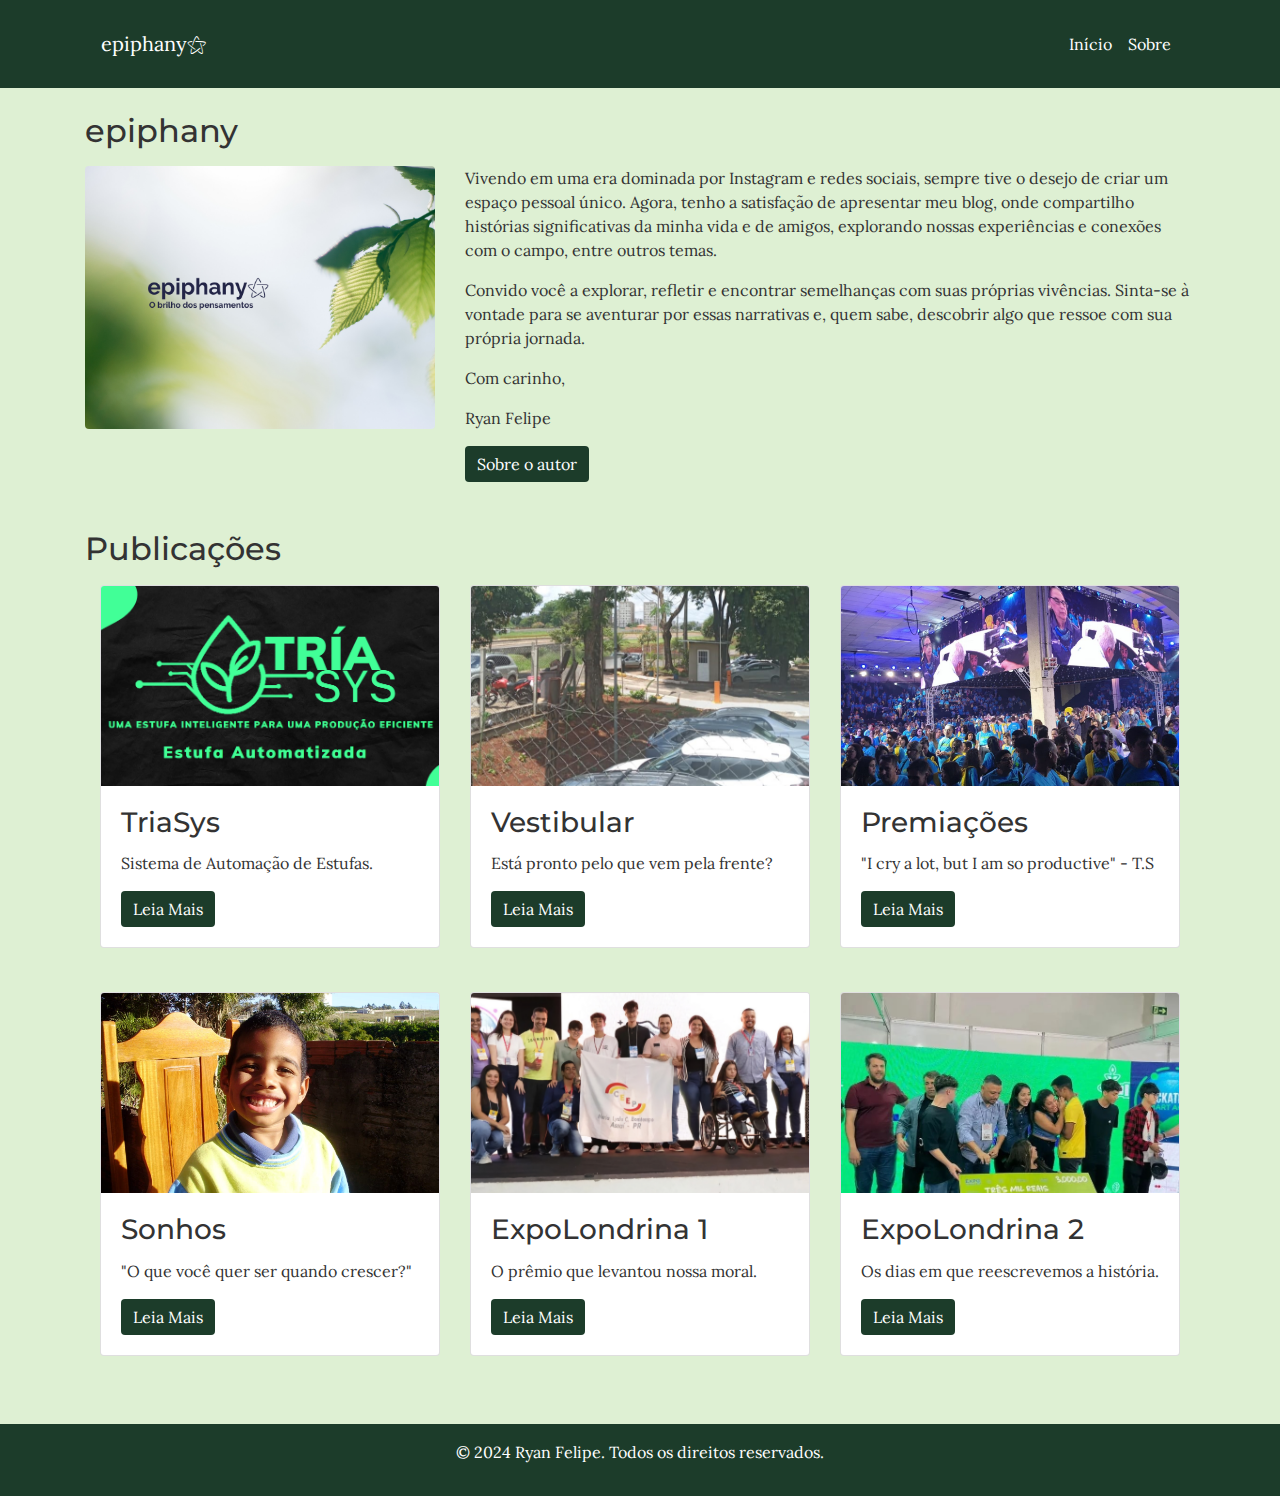
<file: index.html>
<!DOCTYPE html>
<html lang="pt-br">

<head>
    <meta charset="UTF-8">
    <meta name="viewport" content="width=device-width, initial-scale=1.0">
    <title>epiphany</title>
    <link rel="shortcut icon" href="img/favicon.ico" type="image/x-icon">
    <link rel="stylesheet" href="https://stackpath.bootstrapcdn.com/bootstrap/4.5.2/css/bootstrap.min.css">
    <link rel="stylesheet" href="css/styles.css">
</head>

<body>
    <header class="bg-cabecalho p-3">
        <div class="container">
            <nav class="navbar navbar-expand-lg navbar-dark">
                <a class="navbar-brand text-white" href="index.html">epiphany⚝</a>
                <button class="navbar-toggler" type="button" data-toggle="collapse" data-target="#menuPrincipal"
                    aria-controls="menuPrincipal" aria-expanded="false" aria-label="Toggle navigation">
                    <span class="navbar-toggler-icon"></span>
                </button>
                <div class="collapse navbar-collapse" id="menuPrincipal">
                    <ul class="navbar-nav ml-auto">
                        <li class="nav-item"><a class="nav-link text-white" href="index.html">Início</a></li>
                        <li class="nav-item"><a class="nav-link text-white" href="html/sobre.html">Sobre</a></li>
                    </ul>
                </div>
            </nav>
        </div>
    </header>

    <main class="container mt-4">
        <section class="parte-destaque">
            <h2 class="mb-3">epiphany</h2>
            <div class="row">
                <div class="col-md-4">
                    <img src="img/capainicial.png" alt="Livro de estudos com notebook ao fundo"
                        class="img-fluid rounded">
                </div>
                <div class="col-md-8">
                    <p>Vivendo em uma era dominada por Instagram e redes sociais, sempre tive o desejo de criar um
                        espaço pessoal único. Agora, tenho a satisfação de apresentar meu blog, onde compartilho
                        histórias significativas da minha vida e de amigos, explorando nossas experiências e conexões
                        com o campo, entre outros temas.</p>
                    <p>Convido você a explorar, refletir e encontrar semelhanças com suas próprias vivências. Sinta-se à
                        vontade para se aventurar por essas narrativas e, quem sabe, descobrir algo que ressoe com sua
                        própria jornada.</p>
                    <p>Com carinho,</p>
                    <p>Ryan Felipe</p>
                    <button class="btn btn-leia-mais"><a href="html/sobre.html">Sobre o autor</a></button>
                </div>
            </div>
        </section>

        <section class="outras-publi mt-5">
            <h2 class="mb-3">Publicações</h2>
            <div class="container">
                <div class="row">

                    <div class="col-md-4 mb-4">
                        <div class="card publi-card">
                            <img src="img/n4.png" alt="Foto do autor quando criança" class="card-img-top">
                            <div class="card-body">
                                <h3 class="card-title">TriaSys</h3>
                                <p class="card-text">Sistema de Automação de Estufas.</p>
                                <button class="btn btn-leia-mais"><a href="html/estufa.html">Leia Mais</a></button>
                            </div>
                        </div>
                    </div>

                    <div class="col-md-4 mb-4">
                        <div class="card publi-card">
                            <img src="img/n2.jpg" alt="Uma das entradas da Universidade Estadual de Londrina"
                                class="card-img-top">
                            <div class="card-body">
                                <h3 class="card-title">Vestibular</h3>
                                <p class="card-text">Está pronto pelo que vem pela frente?</p>
                                <button class="btn btn-leia-mais"><a href="html/vestibular.html">Leia Mais</a></button>
                            </div>
                        </div>
                    </div>

                    <div class="col-md-4 mb-4">
                        <div class="card publi-card">
                            <img src="img/n3.jpg" alt="Cerimonia de premiação Agrinho 2023" class="card-img-top">
                            <div class="card-body">
                                <h3 class="card-title">Premiações</h3>
                                <p class="card-text">"I cry a lot, but I am so productive" - T.S</p>
                                <button class="btn btn-leia-mais"><a href="html/premiacoes.html">Leia Mais</a></button>
                            </div>
                        </div>
                    </div>
                </div>
                <div class="row">

                    <div class="col-md-4 mb-4">
                        <div class="card publi-card">
                            <img src="img/n1.jpg" alt="Foto do autor quando criança" class="card-img-top">
                            <div class="card-body">
                                <h3 class="card-title">Sonhos</h3>
                                <p class="card-text">"O que você quer ser quando crescer?"</p>
                                <button class="btn btn-leia-mais"><a href="html/sonhos.html">Leia Mais</a></button>
                            </div>
                        </div>
                    </div>

                    <div class="col-md-4 mb-4">
                        <div class="card publi-card">
                            <img src="img/n5.jpg" alt="Equipe Ceep premiada no Ideathon ExpoLondrina 2023"
                                class="card-img-top">
                            <div class="card-body">
                                <h3 class="card-title">ExpoLondrina 1</h3>
                                <p class="card-text">O prêmio que levantou nossa moral.</p>
                                <button class="btn btn-leia-mais"><a href="html/expo.html">Leia Mais</a></button>
                            </div>
                        </div>
                    </div>

                    <div class="col-md-4 mb-4">
                        <div class="card publi-card">
                            <img src="img/n6.jpg" alt="Cerimonia de premiação Agrinho 2023" class="card-img-top">
                            <div class="card-body">
                                <h3 class="card-title">ExpoLondrina 2</h3>
                                <p class="card-text">Os dias em que reescrevemos a história.</p>
                                <button class="btn btn-leia-mais"><a href="html/expo2.html">Leia Mais</a></button>
                            </div>
                        </div>
                    </div>
                </div>
            </div>
        </section>

    </main>

    <footer class="bg-cabecalho text-white text-center p-3 mt-4">
        <p>&copy; 2024 Ryan Felipe. Todos os direitos reservados.</p>
    </footer>

    <!-- LINK DOS SCRIPTS PARA UTILZAR EFEITOS DO BOOTSTRAP E DO JQUERY -->

    <script src="https://code.jquery.com/jquery-3.5.1.slim.min.js"></script>
    <script src="https://cdn.jsdelivr.net/npm/bootstrap@4.5.2/dist/js/bootstrap.bundle.min.js"></script>

</body>

</html>
</file>
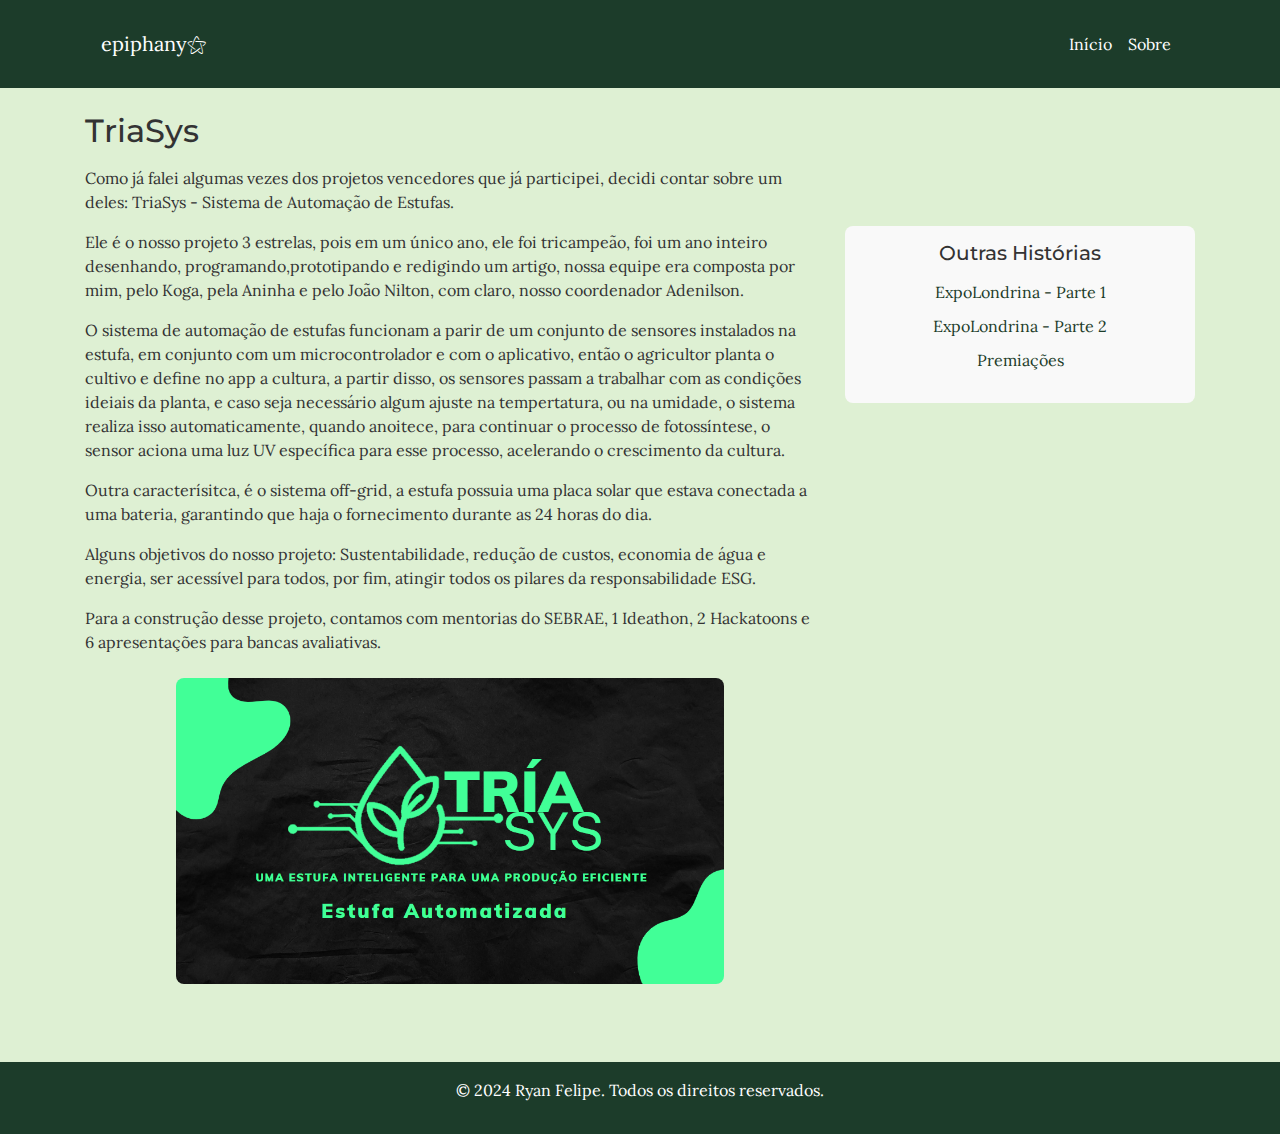
<file: html/estufa.html>
<!DOCTYPE html>
<html lang="pt-br">

<head>
    <meta charset="UTF-8">
    <meta name="viewport" content="width=device-width, initial-scale=1.0">
    <title>epiphany</title>
    <link rel="shortcut icon" href="../img/favicon.ico" type="image/x-icon">
    <link rel="stylesheet" href="https://stackpath.bootstrapcdn.com/bootstrap/4.5.2/css/bootstrap.min.css">
    <link rel="stylesheet" href="../css/styles.css">
</head>

<body>
    <header class="bg-cabecalho p-3">
        <div class="container">
            <nav class="navbar navbar-expand-lg navbar-dark">
                <a class="navbar-brand text-white" href="../index.html">epiphany⚝</a>
                <button class="navbar-toggler" type="button" data-toggle="collapse" data-target="#menuPrincipal"
                    aria-controls="menuPrincipal" aria-expanded="false" aria-label="Toggle navigation">
                    <span class="navbar-toggler-icon"></span>
                </button>
                <div class="collapse navbar-collapse" id="menuPrincipal">
                    <ul class="navbar-nav ml-auto">
                        <li class="nav-item"><a class="nav-link text-white" href="../index.html">Início</a></li>
                        <li class="nav-item"><a class="nav-link text-white" href="sobre.html">Sobre</a></li>
                    </ul>
                </div>
            </nav>
        </div>
    </header>

    <main class="container mt-4">
        <article class="parte-principal">
            <h1 class="mb-3">TriaSys</h1>
            <div class="row">
                <div class="col-md-8">
                    <section class="textos">
                        <p>Como já falei algumas vezes dos projetos vencedores que já participei, decidi contar sobre um
                            deles: TriaSys - Sistema de Automação de Estufas.</p>
                        <p>Ele é o nosso projeto 3 estrelas, pois em um único ano, ele foi tricampeão, foi um ano
                            inteiro desenhando, programando,prototipando e redigindo um artigo, nossa equipe era
                            composta por mim, pelo Koga, pela Aninha e pelo João Nilton, com claro, nosso coordenador
                            Adenilson.</p>
                        <p>O sistema de automação de estufas funcionam a parir de um conjunto de sensores instalados na
                            estufa, em conjunto com um microcontrolador e com o aplicativo, então o agricultor planta o
                            cultivo e define no app a cultura, a partir disso, os sensores passam a trabalhar com as
                            condições ideiais da planta, e caso seja necessário algum ajuste na tempertatura, ou na
                            umidade, o sistema realiza isso automaticamente, quando anoitece, para continuar o processo
                            de fotossíntese, o sensor aciona uma luz UV específica para esse processo, acelerando o
                            crescimento da cultura.</p>
                        <p>Outra caracterísitca, é o sistema off-grid, a estufa possuia uma placa solar que estava
                            conectada a uma bateria, garantindo que haja o fornecimento durante as 24 horas do dia.</p>
                        <p>Alguns objetivos do nosso projeto: Sustentabilidade, redução de custos, economia de água e
                            energia, ser acessível para todos, por fim, atingir todos os pilares da responsabilidade
                            ESG.</p>
                        <p>Para a construção desse projeto, contamos com mentorias do SEBRAE, 1 Ideathon, 2 Hackatoons e
                            6 apresentações para bancas avaliativas.</p>
                        <div class="text-center my-4">
                            <img src="../img/estufa1.png" alt="Equipe Ceep Robótica 2023 com Rony Miranda"
                                class="img-fluid w-75">
                        </div>
                    </section>
                </div>
                <div class="col-md-4">
                    <div class="sidebar">
                        <h3>Outras Histórias</h3>
                        <ul class="list-unstyled">
                            <li><a href="expo.html">ExpoLondrina - Parte 1</a></li>
                            <li><a href="expo2.html">ExpoLondrina - Parte 2</a></li>
                            <li><a href="premiacoes.html">Premiações</a></li>
                        </ul>
                    </div>
                </div>
            </div>
        </article>
    </main>

    <footer class="bg-cabecalho text-white text-center p-3 mt-4">
        <p>&copy; 2024 Ryan Felipe. Todos os direitos reservados.</p>
    </footer>

    <!-- LINK DOS SCRIPTS PARA UTILZAR EFEITOS DO BOOTSTRAP E DO JQUERY -->
    <script src="https://code.jquery.com/jquery-3.5.1.slim.min.js"></script>
    <script src="https://cdn.jsdelivr.net/npm/bootstrap@4.5.2/dist/js/bootstrap.bundle.min.js"></script>
</body>

</html>
</file>
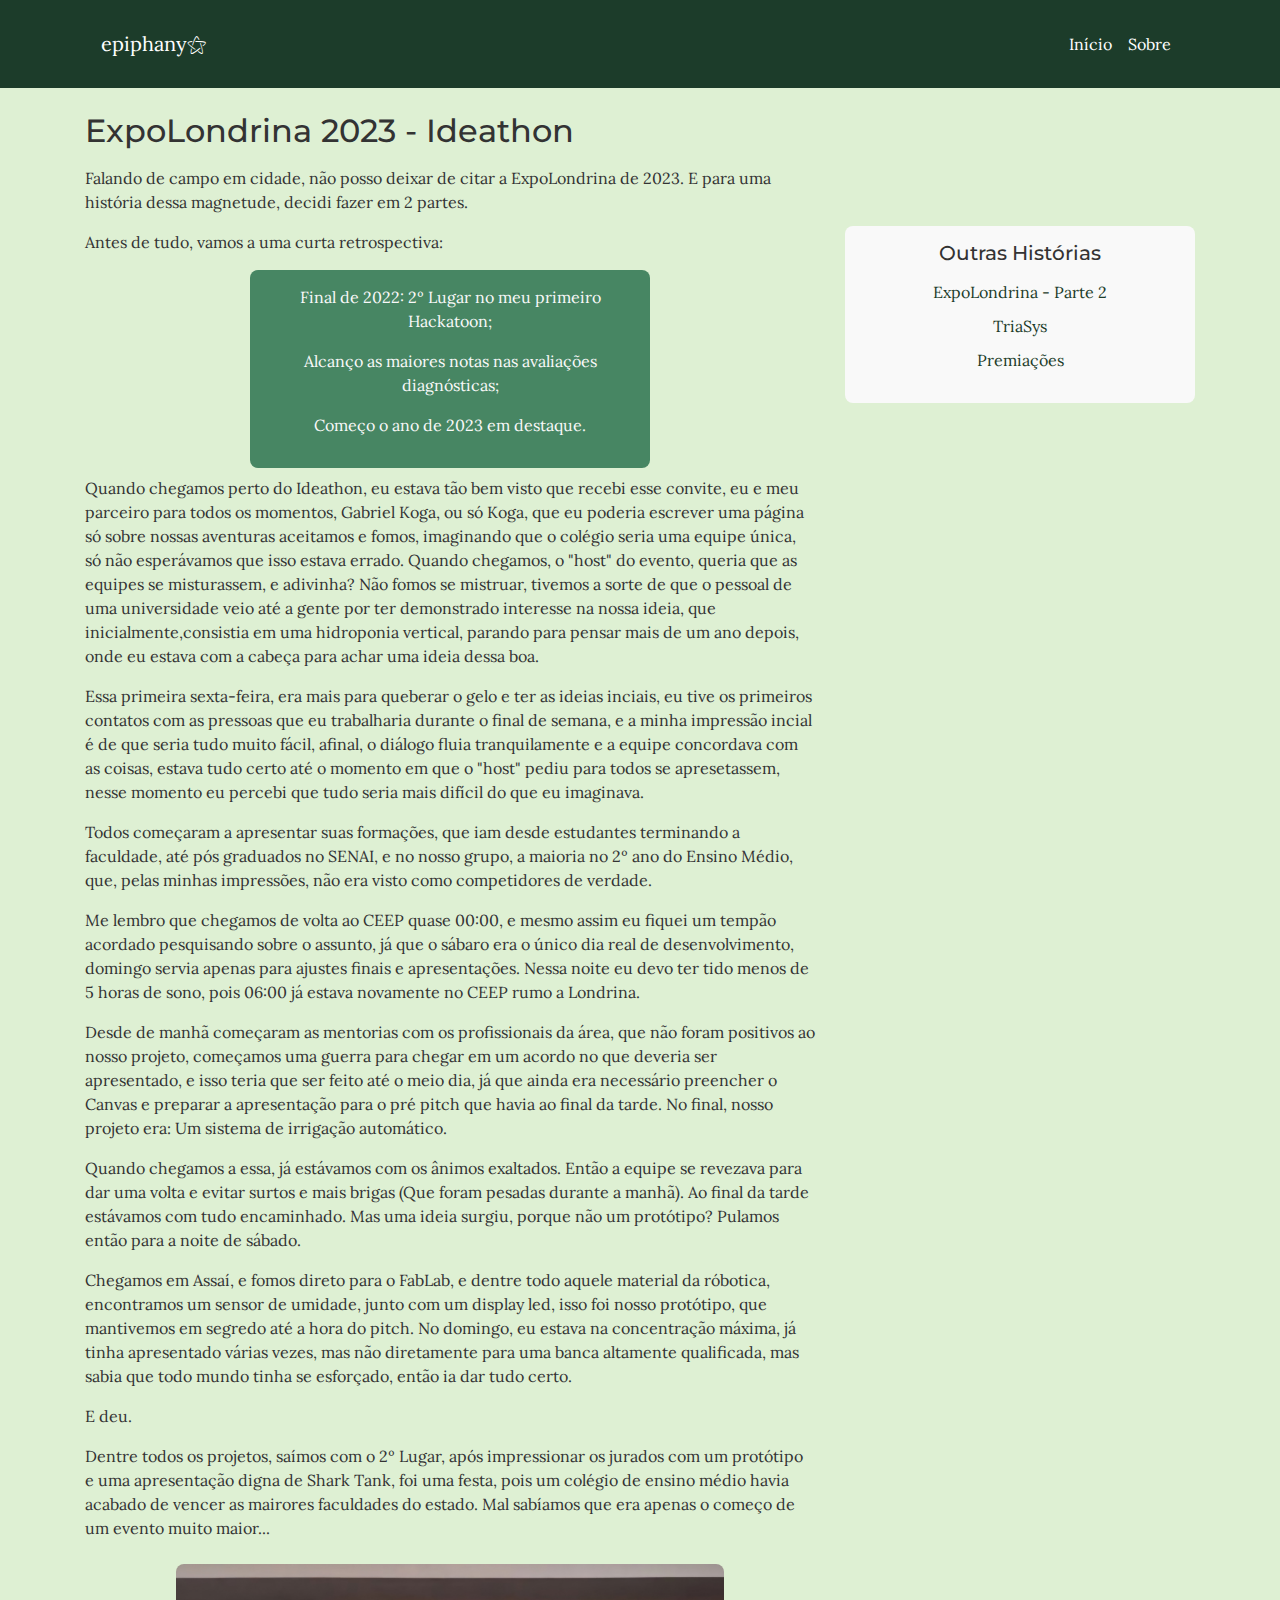
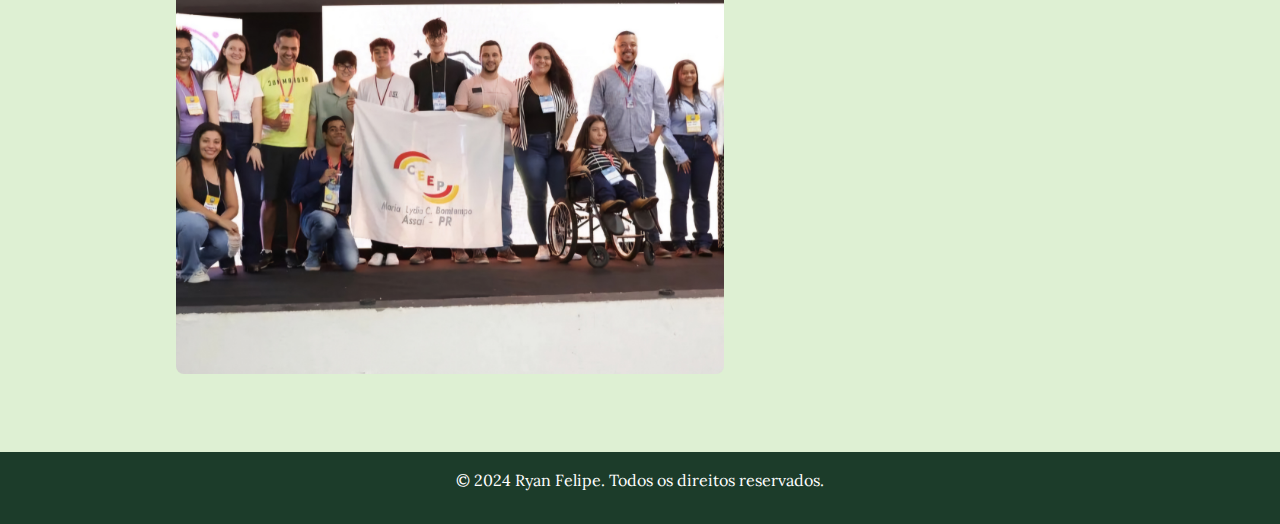
<file: html/expo.html>
<!DOCTYPE html>
<html lang="pt-br">

<head>
    <meta charset="UTF-8">
    <meta name="viewport" content="width=device-width, initial-scale=1.0">
    <title>epiphany</title>
    <link rel="shortcut icon" href="../img/favicon.ico" type="image/x-icon">
    <link rel="stylesheet" href="https://stackpath.bootstrapcdn.com/bootstrap/4.5.2/css/bootstrap.min.css">
    <link rel="stylesheet" href="../css/styles.css">
</head>

<body>
    <header class="bg-cabecalho p-3">
        <div class="container">
            <nav class="navbar navbar-expand-lg navbar-dark">
                <a class="navbar-brand text-white" href="../index.html">epiphany⚝</a>
                <button class="navbar-toggler" type="button" data-toggle="collapse" data-target="#menuPrincipal"
                    aria-controls="menuPrincipal" aria-expanded="false" aria-label="Toggle navigation">
                    <span class="navbar-toggler-icon"></span>
                </button>
                <div class="collapse navbar-collapse" id="menuPrincipal">
                    <ul class="navbar-nav ml-auto">
                        <li class="nav-item"><a class="nav-link text-white" href="../index.html">Início</a></li>
                        <li class="nav-item"><a class="nav-link text-white" href="sobre.html">Sobre</a></li>
                    </ul>
                </div>
            </nav>
        </div>
    </header>

    <main class="container mt-4">
        <article class="parte-principal">
            <h1 class="mb-3">ExpoLondrina 2023 - Ideathon</h1>
            <div class="row">
                <div class="col-md-8">
                    <section class="textos">
                        <p>Falando de campo em cidade, não posso deixar de citar a ExpoLondrina de 2023. E para uma
                            história dessa magnetude, decidi fazer em 2 partes.</p>
                        <p>Antes de tudo, vamos a uma curta retrospectiva:</p>
                        <div class="fundo-diferente text-center">
                            <p>Final de 2022: 2º Lugar no meu primeiro Hackatoon;</p>
                            <p>Alcanço as maiores notas nas avaliações diagnósticas;</p>
                            <p>Começo o ano de 2023 em destaque.</p>
                        </div>
                        <p>Quando chegamos perto do Ideathon, eu estava tão bem visto que recebi esse convite, eu e meu
                            parceiro para todos os momentos, Gabriel Koga, ou só Koga, que eu poderia escrever uma
                            página só sobre nossas aventuras aceitamos e fomos, imaginando que o colégio seria uma
                            equipe única, só não esperávamos que isso estava errado. Quando chegamos, o "host" do
                            evento, queria que as equipes se misturassem, e adivinha? Não fomos se mistruar, tivemos a
                            sorte de que o pessoal de uma universidade veio até a gente por ter demonstrado interesse na
                            nossa ideia, que inicialmente,consistia em uma hidroponia vertical, parando para pensar mais
                            de um ano depois, onde eu estava com a cabeça para achar uma ideia dessa boa.</p>
                        <p>Essa primeira sexta-feira, era mais para queberar o gelo e ter as ideias inciais, eu tive os
                            primeiros contatos com as pressoas que eu trabalharia durante o final de semana, e a minha
                            impressão incial é de que seria tudo muito fácil, afinal, o diálogo fluia tranquilamente e a
                            equipe concordava com as coisas, estava tudo certo até o momento em que o "host" pediu para
                            todos se apresetassem, nesse momento eu percebi que tudo seria mais difícil do que eu
                            imaginava.</p>
                        <p>Todos começaram a apresentar suas formações, que iam desde estudantes terminando a faculdade,
                            até pós graduados no SENAI, e no nosso grupo, a maioria no 2º ano do Ensino Médio, que,
                            pelas minhas impressões, não era visto como competidores de verdade.</p>
                        <p>Me lembro que chegamos de volta ao CEEP quase 00:00, e mesmo assim eu fiquei um tempão
                            acordado pesquisando sobre o assunto, já que o sábaro era o único dia real de
                            desenvolvimento, domingo servia apenas para ajustes finais e apresentações. Nessa noite eu
                            devo ter tido menos de 5 horas de sono, pois 06:00 já estava novamente no CEEP rumo a
                            Londrina.</p>
                        <p>Desde de manhã começaram as mentorias com os profissionais da área, que não foram positivos
                            ao nosso projeto, começamos uma guerra para chegar em um acordo no que deveria ser
                            apresentado, e isso teria que ser feito até o meio dia, já que ainda era necessário
                            preencher o Canvas e preparar a apresentação para o pré pitch que havia ao final da tarde.
                            No final, nosso projeto era: Um sistema de irrigação automático.</p>
                        <p>Quando chegamos a essa, já estávamos com os ânimos exaltados. Então a equipe se revezava para
                            dar uma volta e evitar surtos e mais brigas (Que foram pesadas durante a manhã). Ao final da
                            tarde estávamos com tudo encaminhado. Mas uma ideia surgiu, porque não um protótipo? Pulamos
                            então para a noite de sábado.</p>
                        <p>Chegamos em Assaí, e fomos direto para o FabLab, e dentre todo aquele material da róbotica,
                            encontramos um sensor de umidade, junto com um display led, isso foi nosso protótipo, que
                            mantivemos em segredo até a hora do pitch. No domingo, eu estava na concentração máxima, já
                            tinha apresentado várias vezes, mas não diretamente para uma banca altamente qualificada,
                            mas sabia que todo mundo tinha se esforçado, então ia dar tudo certo.</p>
                        <p>E deu.</p>
                        <p>Dentre todos os projetos, saímos com o 2º Lugar, após impressionar os jurados com um
                            protótipo e uma apresentação digna de Shark Tank, foi uma festa, pois um colégio de ensino
                            médio havia acabado de vencer as mairores faculdades do estado. Mal sabíamos que era apenas
                            o começo de um evento muito maior...</p>
                        <div class="text-center my-4">
                            <img src="../img/n5.jpg" alt="Equipe Ceep no 2º Lugar do Ideathon" class="img-fluid w-75">
                        </div>
                    </section>
                </div>
                <div class="col-md-4">
                    <div class="sidebar">
                        <h3>Outras Histórias</h3>
                        <ul class="list-unstyled">
                            <li><a href="expo2.html">ExpoLondrina - Parte 2</a></li>
                            <li><a href="estufa.html">TriaSys</a></li>
                            <li><a href="premiacoes.html">Premiações</a></li>
                        </ul>
                    </div>
                </div>
            </div>
        </article>
    </main>

    <footer class="bg-cabecalho text-white text-center p-3 mt-4">
        <p>&copy; 2024 Ryan Felipe. Todos os direitos reservados.</p>
    </footer>

    <!-- LINK DOS SCRIPTS PARA UTILZAR EFEITOS DO BOOTSTRAP E DO JQUERY -->
    <script src="https://code.jquery.com/jquery-3.5.1.slim.min.js"></script>
    <script src="https://cdn.jsdelivr.net/npm/bootstrap@4.5.2/dist/js/bootstrap.bundle.min.js"></script>
</body>

</html>
</file>
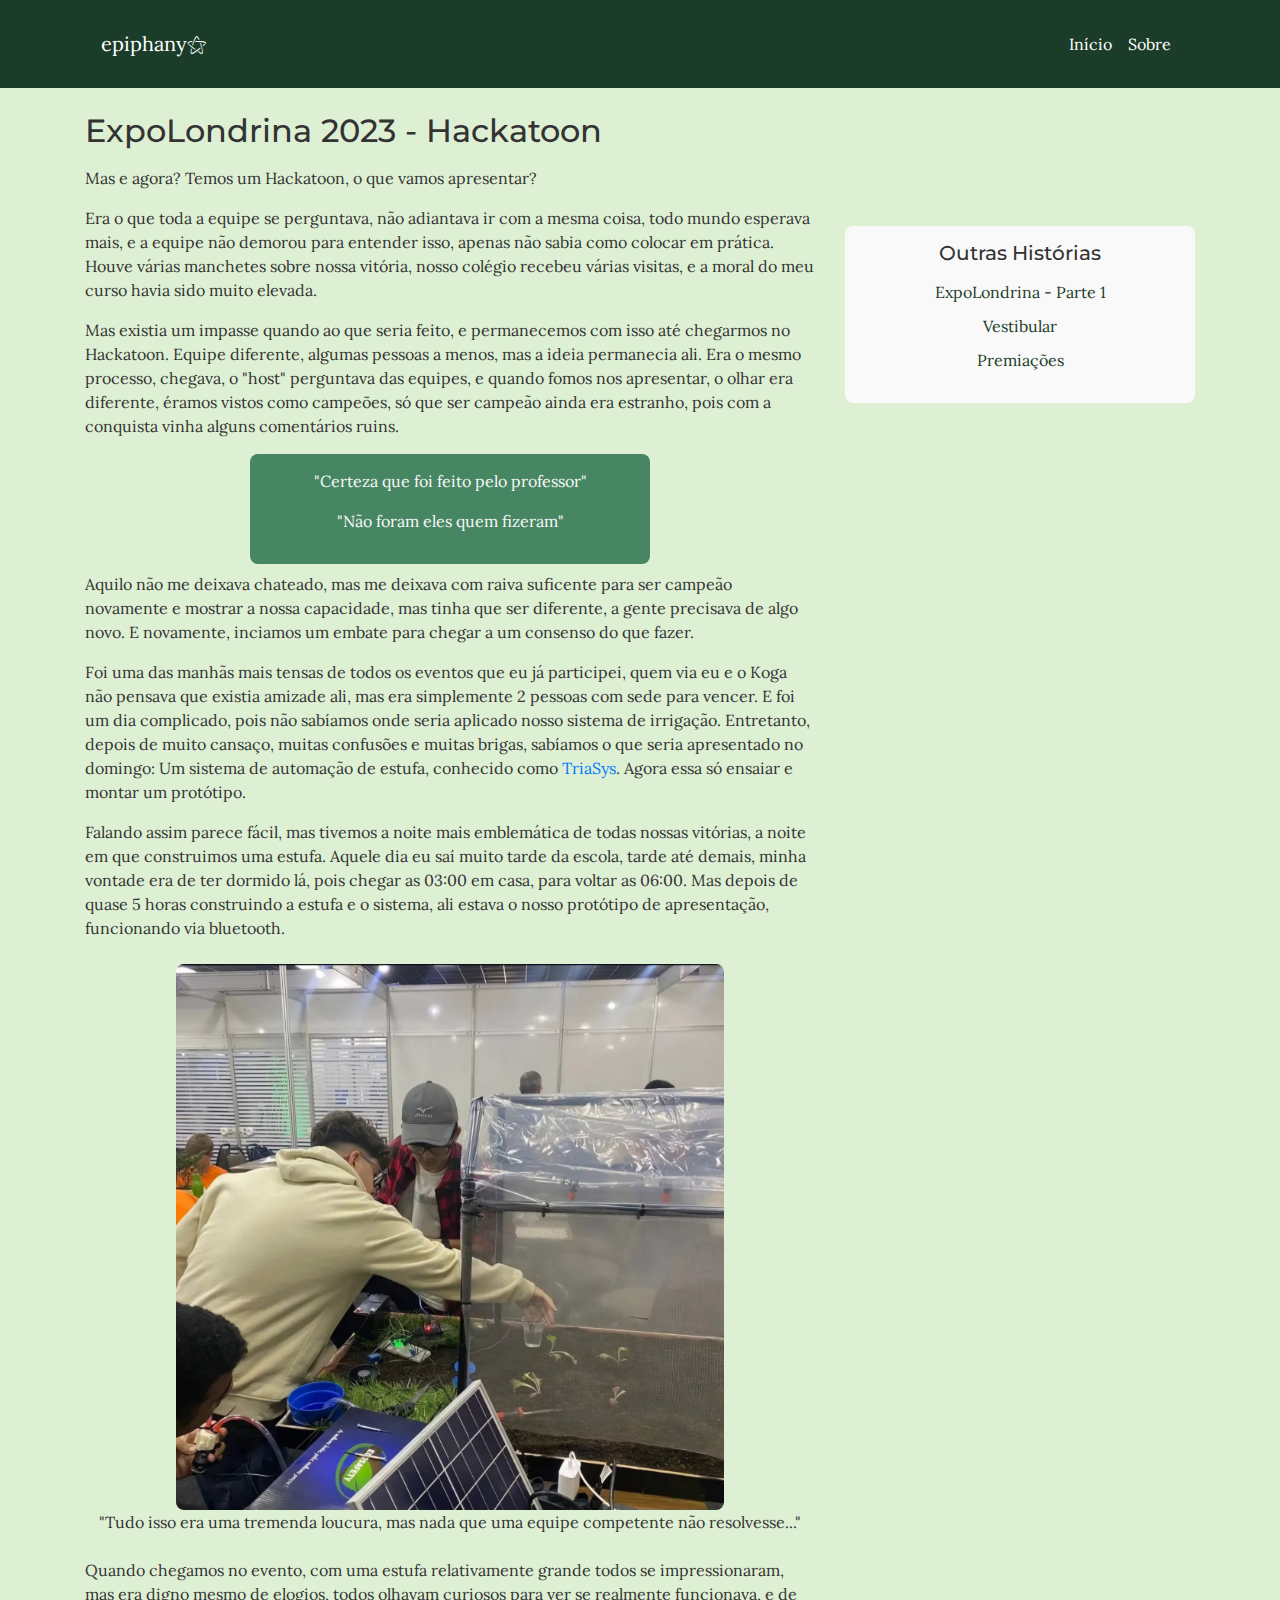
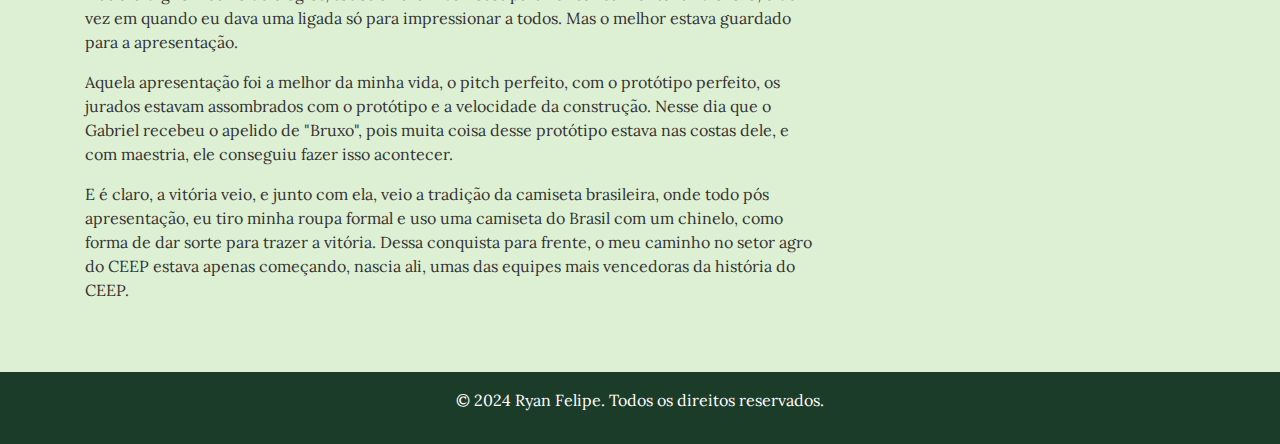
<file: html/expo2.html>
<!DOCTYPE html>
<html lang="pt-br">

<head>
    <meta charset="UTF-8">
    <meta name="viewport" content="width=device-width, initial-scale=1.0">
    <title>epiphany</title>
    <link rel="shortcut icon" href="../img/favicon.ico" type="image/x-icon">
    <link rel="stylesheet" href="https://stackpath.bootstrapcdn.com/bootstrap/4.5.2/css/bootstrap.min.css">
    <link rel="stylesheet" href="../css/styles.css">
</head>

<body>
    <header class="bg-cabecalho p-3">
        <div class="container">
            <nav class="navbar navbar-expand-lg navbar-dark">
                <a class="navbar-brand text-white" href="../index.html">epiphany⚝</a>
                <button class="navbar-toggler" type="button" data-toggle="collapse" data-target="#menuPrincipal"
                    aria-controls="menuPrincipal" aria-expanded="false" aria-label="Toggle navigation">
                    <span class="navbar-toggler-icon"></span>
                </button>
                <div class="collapse navbar-collapse" id="menuPrincipal">
                    <ul class="navbar-nav ml-auto">
                        <li class="nav-item"><a class="nav-link text-white" href="../index.html">Início</a></li>
                        <li class="nav-item"><a class="nav-link text-white" href="sobre.html">Sobre</a></li>
                    </ul>
                </div>
            </nav>
        </div>
    </header>

    <main class="container mt-4">
        <article class="parte-principal">
            <h1 class="mb-3">ExpoLondrina 2023 - Hackatoon</h1>
            <div class="row">
                <div class="col-md-8">
                    <section class="textos">
                        <p>Mas e agora? Temos um Hackatoon, o que vamos apresentar?</p>
                        <p>Era o que toda a equipe se perguntava, não adiantava ir com a mesma coisa, todo mundo
                            esperava mais, e a equipe não demorou para entender isso, apenas não sabia como colocar em
                            prática. Houve várias manchetes sobre nossa vitória, nosso colégio recebeu várias visitas, e
                            a moral do meu curso havia sido muito elevada.</p>
                        <p>Mas existia um impasse quando ao que seria feito, e permanecemos com isso até chegarmos no
                            Hackatoon. Equipe diferente, algumas pessoas a menos, mas a ideia permanecia ali. Era o
                            mesmo processo, chegava, o "host" perguntava das equipes, e quando fomos nos apresentar, o
                            olhar era diferente, éramos vistos como campeões, só que ser campeão ainda era estranho,
                            pois com a conquista vinha alguns comentários ruins.</p>
                        <div class="fundo-diferente text-center">
                            <p>"Certeza que foi feito pelo professor"</p>
                            <p>"Não foram eles quem fizeram"</p>
                        </div>
                        <p>Aquilo não me deixava chateado, mas me deixava com raiva suficente para ser campeão novamente
                            e mostrar a nossa capacidade, mas tinha que ser diferente, a gente precisava de algo novo. E
                            novamente, inciamos um embate para chegar a um consenso do que fazer.</p>
                        <p>Foi uma das manhãs mais tensas de todos os eventos que eu já participei, quem via eu e o Koga
                            não pensava que existia amizade ali, mas era simplemente 2 pessoas com sede para vencer. E
                            foi um dia complicado, pois não sabíamos onde seria aplicado nosso sistema de irrigação.
                            Entretanto, depois de muito cansaço, muitas confusões e muitas brigas, sabíamos o que seria
                            apresentado no domingo: Um sistema de automação de estufa, conhecido como <a
                                href="estufa.html">TriaSys</a>. Agora essa só ensaiar e montar um protótipo.</p>
                        <p>Falando assim parece fácil, mas tivemos a noite mais emblemática de todas nossas vitórias, a
                            noite em que construimos uma estufa. Aquele dia eu saí muito tarde da escola, tarde até
                            demais, minha vontade era de ter dormido lá, pois chegar as 03:00 em casa, para voltar as
                            06:00. Mas depois de quase 5 horas construindo a estufa e o sistema, ali estava o nosso
                            protótipo de apresentação, funcionando via bluetooth.</p>
                        <div class="text-center my-4">
                            <img src="../img/expo2.jpg" alt="Preparativos finais da estufa" class="img-fluid w-75">
                            <p>"Tudo isso era uma tremenda loucura, mas nada que uma equipe competente não
                                resolvesse..."</p>
                        </div>
                        <p>Quando chegamos no evento, com uma estufa relativamente grande todos se impressionaram, mas
                            era digno mesmo de elogios, todos olhavam curiosos para ver se realmente funcionava, e de
                            vez em quando eu dava uma ligada só para impressionar a todos. Mas o melhor estava guardado
                            para a apresentação.</p>
                        <p>Aquela apresentação foi a melhor da minha vida, o pitch perfeito, com o protótipo perfeito,
                            os jurados estavam assombrados com o protótipo e a velocidade da construção. Nesse dia que o
                            Gabriel recebeu o apelido de "Bruxo", pois muita coisa desse protótipo estava nas costas
                            dele, e com maestria, ele conseguiu fazer isso acontecer.</p>
                        <p>E é claro, a vitória veio, e junto com ela, veio a tradição da camiseta brasileira, onde todo
                            pós apresentação, eu tiro minha roupa formal e uso uma camiseta do Brasil com um chinelo,
                            como forma de dar sorte para trazer a vitória. Dessa conquista para frente, o meu caminho no
                            setor agro do CEEP estava apenas começando, nascia ali, umas das equipes mais vencedoras da
                            história do CEEP.</p>

                    </section>
                </div>
                <div class="col-md-4">
                    <div class="sidebar">
                        <h3>Outras Histórias</h3>
                        <ul class="list-unstyled">
                            <li><a href="expo.html">ExpoLondrina - Parte 1</a></li>
                            <li><a href="vestibular.html">Vestibular</a></li>
                            <li><a href="premiacoes.html">Premiações</a></li>
                        </ul>
                    </div>
                </div>
            </div>
        </article>
    </main>

    <footer class="bg-cabecalho text-white text-center p-3 mt-4">
        <p>&copy; 2024 Ryan Felipe. Todos os direitos reservados.</p>
    </footer>

    <!-- LINK DOS SCRIPTS PARA UTILZAR EFEITOS DO BOOTSTRAP E DO JQUERY -->
    <script src="https://code.jquery.com/jquery-3.5.1.slim.min.js"></script>
    <script src="https://cdn.jsdelivr.net/npm/bootstrap@4.5.2/dist/js/bootstrap.bundle.min.js"></script>
</body>

</html>
</file>
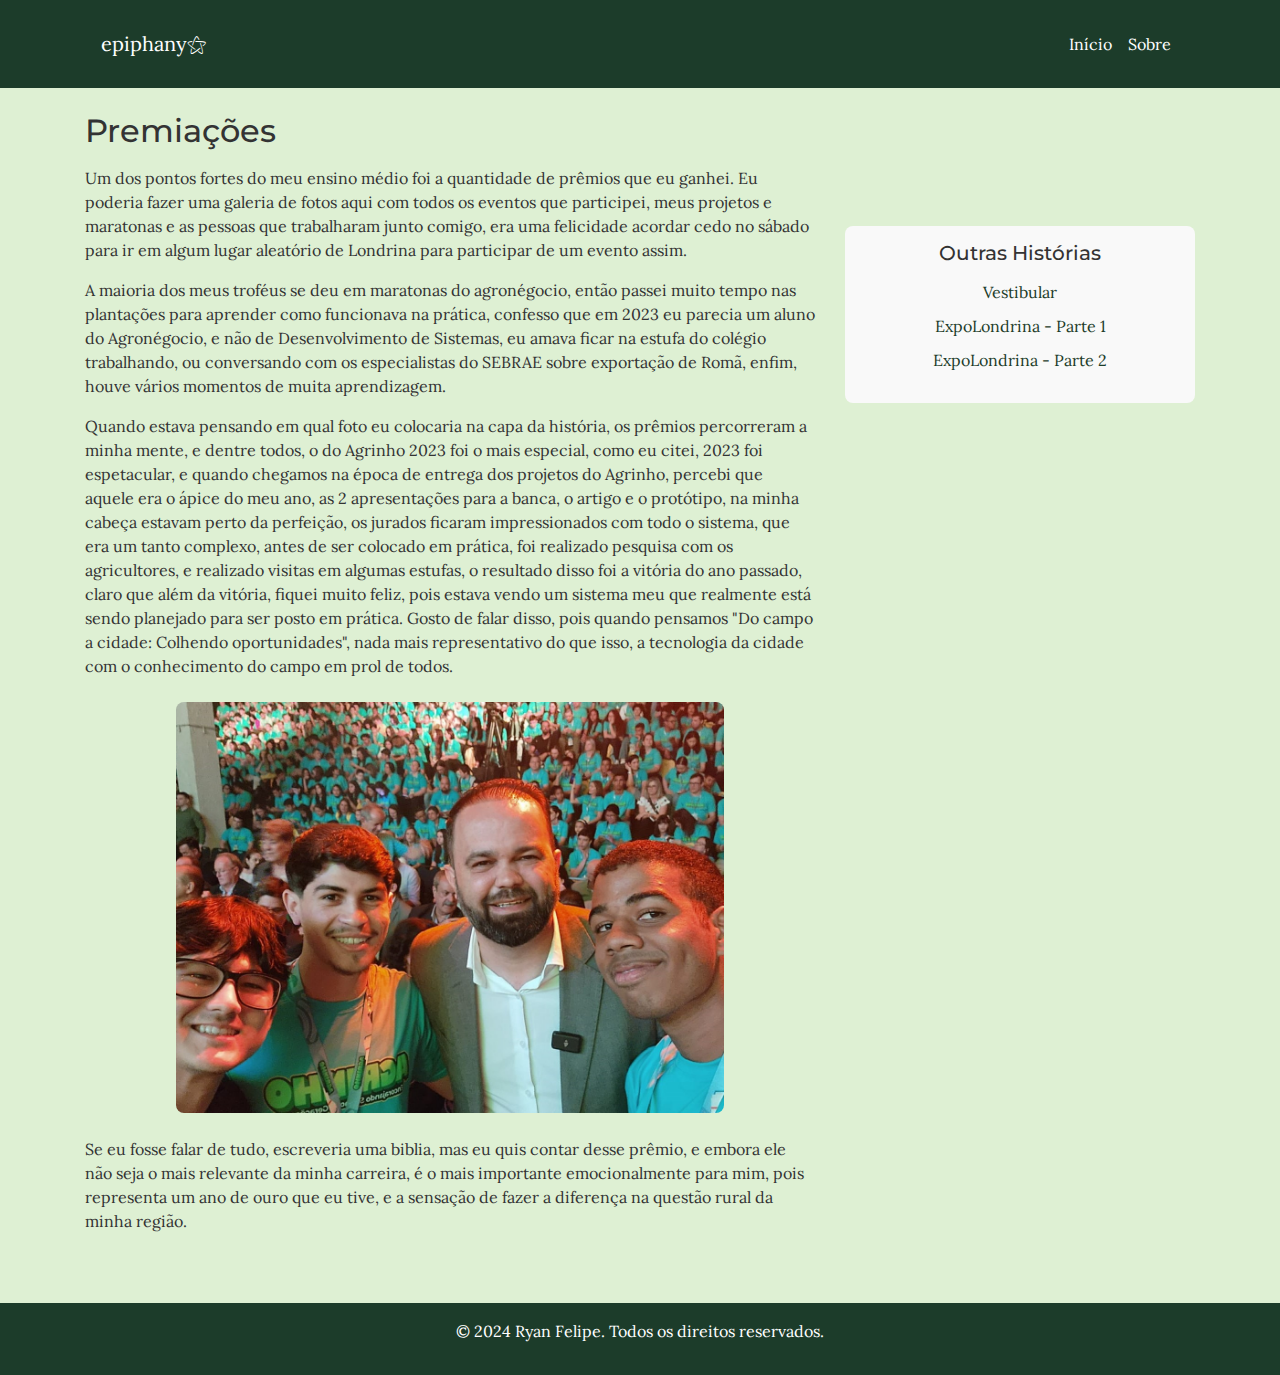
<file: html/premiacoes.html>
<!DOCTYPE html>
<html lang="pt-br">

<head>
    <meta charset="UTF-8">
    <meta name="viewport" content="width=device-width, initial-scale=1.0">
    <title>epiphany</title>
    <link rel="shortcut icon" href="../img/favicon.ico" type="image/x-icon">
    <link rel="stylesheet" href="https://stackpath.bootstrapcdn.com/bootstrap/4.5.2/css/bootstrap.min.css">
    <link rel="stylesheet" href="../css/styles.css">
</head>

<body>
    <header class="bg-cabecalho p-3">
        <div class="container">
            <nav class="navbar navbar-expand-lg navbar-dark">
                <a class="navbar-brand text-white" href="../index.html">epiphany⚝</a>
                <button class="navbar-toggler" type="button" data-toggle="collapse" data-target="#menuPrincipal"
                    aria-controls="menuPrincipal" aria-expanded="false" aria-label="Toggle navigation">
                    <span class="navbar-toggler-icon"></span>
                </button>
                <div class="collapse navbar-collapse" id="menuPrincipal">
                    <ul class="navbar-nav ml-auto">
                        <li class="nav-item"><a class="nav-link text-white" href="../index.html">Início</a></li>
                        <li class="nav-item"><a class="nav-link text-white" href="sobre.html">Sobre</a></li>
                    </ul>
                </div>
            </nav>
        </div>
    </header>

    <main class="container mt-4">
        <article class="parte-principal">
            <h1 class="mb-3">Premiações</h1>
            <div class="row">
                <div class="col-md-8">
                    <section class="textos">
                        <p>Um dos pontos fortes do meu ensino médio foi a quantidade de prêmios que eu ganhei. Eu
                            poderia fazer uma galeria de fotos aqui com todos os eventos que participei, meus projetos e
                            maratonas e as pessoas que trabalharam junto comigo, era uma felicidade acordar cedo no
                            sábado para ir em algum lugar aleatório de Londrina para participar de um evento assim.</p>
                        <p>A maioria dos meus troféus se deu em maratonas do agronégocio, então passei muito tempo nas
                            plantações para aprender como funcionava na prática, confesso que em 2023 eu parecia um
                            aluno do Agronégocio, e não de Desenvolvimento de Sistemas, eu amava ficar na estufa do
                            colégio trabalhando, ou conversando com os especialistas do SEBRAE sobre exportação de Romã,
                            enfim, houve vários momentos de muita aprendizagem.</p>
                        <p>Quando estava pensando em qual foto eu colocaria na capa da história, os prêmios percorreram
                            a minha mente, e dentre todos, o do Agrinho 2023 foi o mais especial, como eu citei, 2023
                            foi espetacular, e quando chegamos na época de entrega dos projetos do Agrinho, percebi que
                            aquele era o ápice do meu ano, as 2 apresentações para a banca, o artigo e o protótipo, na
                            minha cabeça estavam perto da perfeição, os jurados ficaram impressionados com todo o
                            sistema, que era um tanto complexo, antes de ser colocado em prática, foi realizado pesquisa
                            com os agricultores, e realizado visitas em algumas estufas, o resultado disso foi a vitória
                            do ano passado, claro que além da vitória, fiquei muito feliz, pois estava vendo um sistema
                            meu que realmente está sendo planejado para ser posto em prática. Gosto de falar disso, pois
                            quando pensamos "Do campo a cidade: Colhendo oportunidades", nada mais representativo do que
                            isso, a tecnologia da cidade com o conhecimento do campo em prol de todos.</p>
                        <div class="text-center my-4">
                            <img src="../img/prem1.jpg" alt="Equipe Ceep Robótica 2023 com Rony Miranda"
                                class="img-fluid w-75">
                        </div>
                        <p>Se eu fosse falar de tudo, escreveria uma biblia, mas eu quis contar desse prêmio, e embora
                            ele não seja o mais relevante da minha carreira, é o mais importante emocionalmente para
                            mim, pois representa um ano de ouro que eu tive, e a sensação de fazer a diferença na
                            questão rural da minha região.</p>
                    </section>
                </div>
                <div class="col-md-4">
                    <div class="sidebar">
                        <h3>Outras Histórias</h3>
                        <ul class="list-unstyled">
                            <li><a href="vestibular.html">Vestibular</a></li>
                            <li><a href="expo.html">ExpoLondrina - Parte 1</a></li>
                            <li><a href="expo2.html">ExpoLondrina - Parte 2</a></li>
                        </ul>
                    </div>
                </div>
            </div>
        </article>
    </main>

    <footer class="bg-cabecalho text-white text-center p-3 mt-4">
        <p>&copy; 2024 Ryan Felipe. Todos os direitos reservados.</p>
    </footer>

    <!-- LINK DOS SCRIPTS PARA UTILZAR EFEITOS DO BOOTSTRAP E DO JQUERY -->
    <script src="https://code.jquery.com/jquery-3.5.1.slim.min.js"></script>
    <script src="https://cdn.jsdelivr.net/npm/bootstrap@4.5.2/dist/js/bootstrap.bundle.min.js"></script>
</body>

</html>
</file>
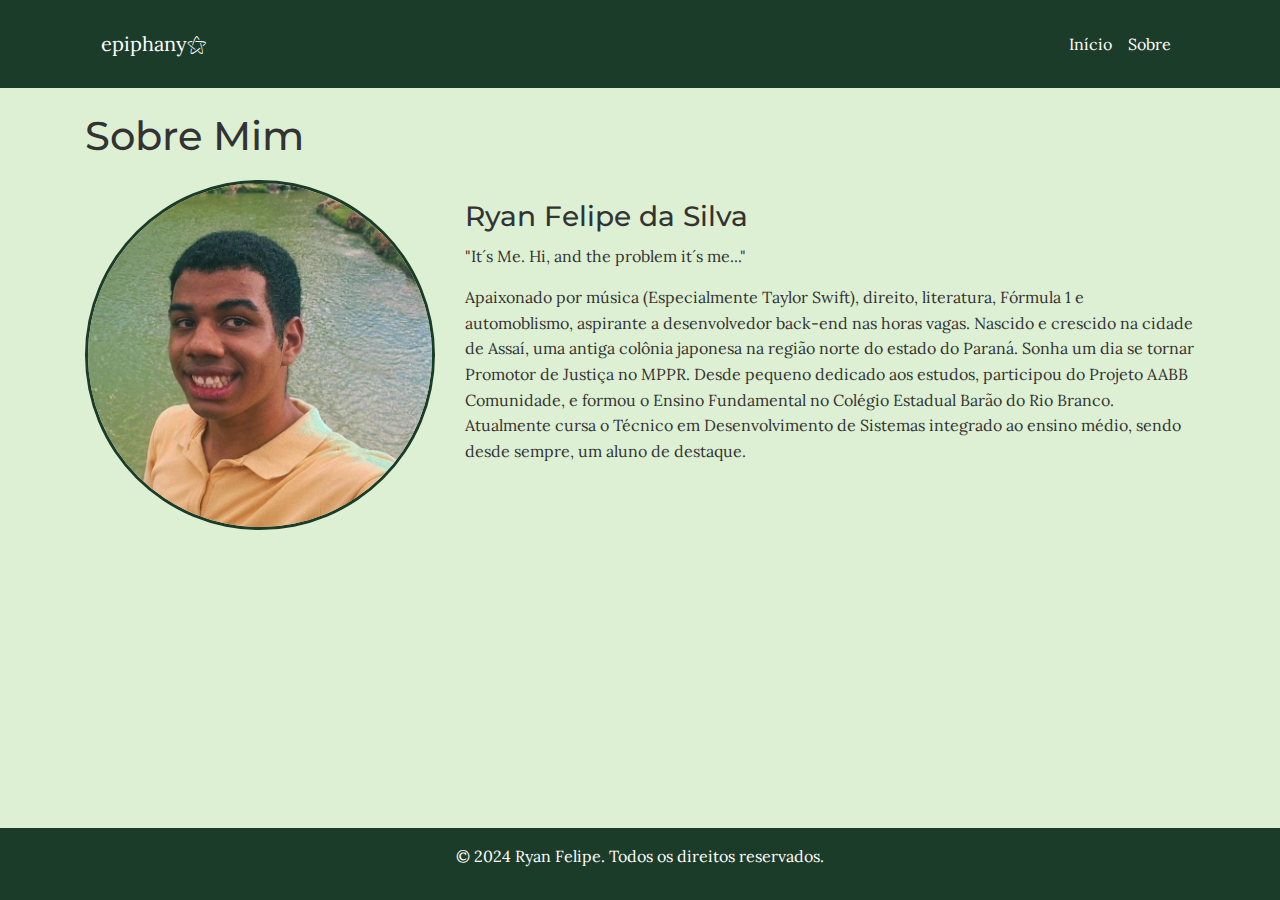
<file: html/sobre.html>
<!DOCTYPE html>
<html lang="pt-br">

<head>
    <meta charset="UTF-8">
    <meta name="viewport" content="width=device-width, initial-scale=1.0">
    <title>Ampliando Horizontes</title>
    <link rel="shortcut icon" href="../img/favicon.ico" type="image/x-icon">
    <link rel="stylesheet" href="https://stackpath.bootstrapcdn.com/bootstrap/4.5.2/css/bootstrap.min.css">
    <link rel="stylesheet" href="../css/styles.css">
</head>

<body>
    <header class="bg-cabecalho p-3">
        <div class="container">
            <nav class="navbar navbar-expand-lg navbar-dark">
                <a class="navbar-brand text-white" href="../index.html">epiphany⚝</a>
                <button class="navbar-toggler" type="button" data-toggle="collapse" data-target="#menuPrincipal"
                    aria-controls="menuPrincipal" aria-expanded="false" aria-label="Toggle navigation">
                    <span class="navbar-toggler-icon"></span>
                </button>
                <div class="collapse navbar-collapse" id="menuPrincipal">
                    <ul class="navbar-nav ml-auto">
                        <li class="nav-item"><a class="nav-link text-white" href="../index.html">Início</a></li>
                        <li class="nav-item"><a class="nav-link text-white" href="sobre.html">Sobre</a></li>
                    </ul>
                </div>
            </nav>
        </div>
    </header>

    <main class="container mt-4">
        <section class="sobre-mim">
            <h1>Sobre Mim</h1>
            <div class="row">
                <div class="col-md-4">
                    <img src="../img/ryanfoto.jpg" alt="Foto de Ryan Felipe da Silva"
                        class="img-fluid rounded-circle mb-3">
                </div>
                <div class="col-md-8">
                    <h2>Ryan Felipe da Silva</h2>
                    <p>"It´s Me. Hi, and the problem it´s me..."</p>
                    <p>Apaixonado por música (Especialmente Taylor Swift), direito, literatura, Fórmula 1 e
                        automoblismo, aspirante a desenvolvedor back-end nas horas vagas. Nascido e crescido na cidade
                        de Assaí, uma antiga colônia japonesa na região norte do estado do Paraná. Sonha um dia se
                        tornar Promotor de Justiça no MPPR. Desde pequeno dedicado aos estudos, participou do Projeto
                        AABB Comunidade, e formou o Ensino Fundamental no Colégio Estadual Barão do Rio Branco.
                        Atualmente cursa o Técnico em Desenvolvimento de Sistemas integrado ao ensino médio, sendo desde
                        sempre, um aluno de destaque.</p>
                </div>
            </div>
        </section>
    </main>

    <footer class="bg-cabecalho text-white text-center p-3 mt-4">
        <p>&copy; 2024 Ryan Felipe. Todos os direitos reservados.</p>
    </footer>
    <!-- LINK DOS SCRIPTS PARA UTILZAR EFEITOS DO BOOTSTRAP E DO JQUERY -->

    <script src="https://code.jquery.com/jquery-3.5.1.slim.min.js"></script>
    <script src="https://cdn.jsdelivr.net/npm/bootstrap@4.5.2/dist/js/bootstrap.bundle.min.js"></script>
</body>

</html>
</file>
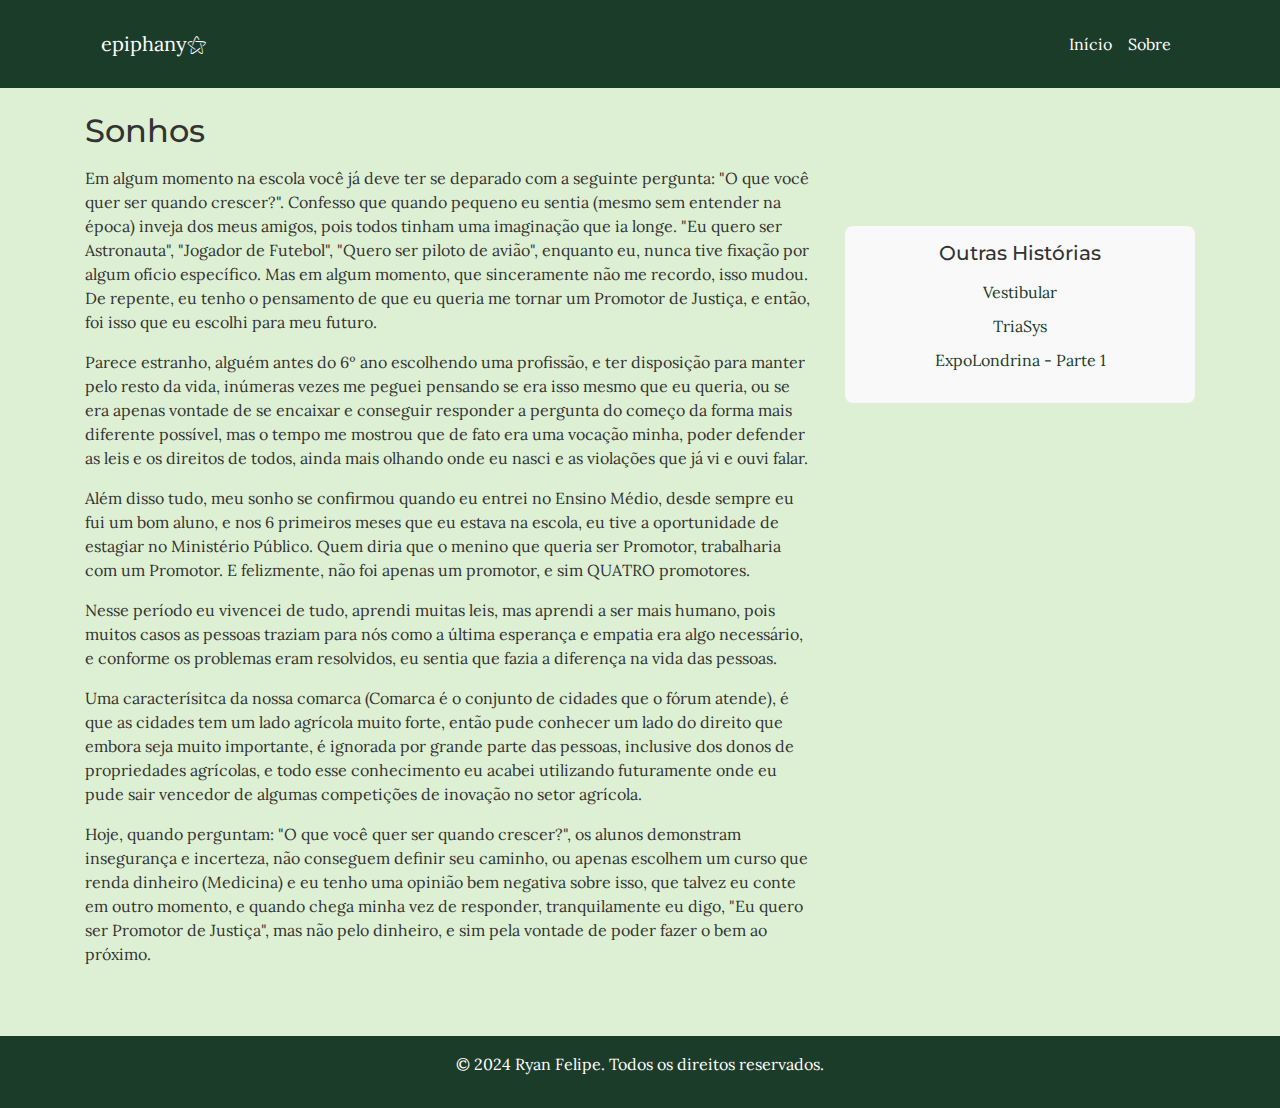
<file: html/sonhos.html>
<!DOCTYPE html>
<html lang="pt-br">

<head>
    <meta charset="UTF-8">
    <meta name="viewport" content="width=device-width, initial-scale=1.0">
    <title>epiphany</title>
    <link rel="shortcut icon" href="../img/favicon.ico" type="image/x-icon">
    <link rel="stylesheet" href="https://stackpath.bootstrapcdn.com/bootstrap/4.5.2/css/bootstrap.min.css">
    <link rel="stylesheet" href="../css/styles.css">
</head>

<body>
    <header class="bg-cabecalho p-3">
        <div class="container">
            <nav class="navbar navbar-expand-lg navbar-dark">
                <a class="navbar-brand text-white" href="../index.html">epiphany⚝</a>
                <button class="navbar-toggler" type="button" data-toggle="collapse" data-target="#menuPrincipal"
                    aria-controls="menuPrincipal" aria-expanded="false" aria-label="Toggle navigation">
                    <span class="navbar-toggler-icon"></span>
                </button>
                <div class="collapse navbar-collapse" id="menuPrincipal">
                    <ul class="navbar-nav ml-auto">
                        <li class="nav-item"><a class="nav-link text-white" href="../index.html">Início</a></li>
                        <li class="nav-item"><a class="nav-link text-white" href="sobre.html">Sobre</a></li>
                    </ul>
                </div>
            </nav>
        </div>
    </header>

    <main class="container mt-4">
        <article class="parte-principal">
            <h1 class="mb-3">Sonhos</h1>
            <div class="row">
                <div class="col-md-8">
                    <section class="textos">
                        <p>Em algum momento na escola você já deve ter se deparado com a seguinte pergunta: "O que você
                            quer ser quando crescer?". Confesso que quando pequeno eu sentia (mesmo sem entender na
                            época) inveja dos meus amigos, pois todos tinham uma imaginação que ia longe. "Eu quero ser
                            Astronauta", "Jogador de Futebol", "Quero ser piloto de avião", enquanto eu, nunca tive
                            fixação por algum ofício específico. Mas em algum momento, que sinceramente não me recordo,
                            isso mudou. De repente, eu tenho o pensamento de que eu queria me tornar um Promotor de
                            Justiça, e então, foi isso que eu escolhi para meu futuro.</p>
                        <p>Parece estranho, alguém antes do 6º ano escolhendo uma profissão, e ter disposição para
                            manter pelo resto da vida, inúmeras vezes me peguei pensando se era isso mesmo que eu
                            queria, ou se era apenas vontade de se encaixar e conseguir responder a pergunta do começo
                            da forma mais diferente possível, mas o tempo me mostrou que de fato era uma vocação minha,
                            poder defender as leis e os direitos de todos, ainda mais olhando onde eu nasci e as
                            violações que já vi e ouvi falar.</p>
                        <p>Além disso tudo, meu sonho se confirmou quando eu entrei no Ensino Médio, desde sempre eu fui
                            um bom aluno, e nos 6 primeiros meses que eu estava na escola, eu tive a oportunidade de
                            estagiar no Ministério Público. Quem diria que o menino que queria ser Promotor, trabalharia
                            com um Promotor. E felizmente, não foi apenas um promotor, e sim QUATRO promotores.</p>
                        <p>Nesse período eu vivencei de tudo, aprendi muitas leis, mas aprendi a ser mais humano, pois
                            muitos casos as pessoas traziam para nós como a última esperança e empatia era algo
                            necessário, e conforme os problemas eram resolvidos, eu sentia que fazia a diferença na vida
                            das pessoas.</p>
                        <p>Uma caracterísitca da nossa comarca (Comarca é o conjunto de cidades que o fórum atende), é
                            que as cidades tem um lado agrícola muito forte, então pude conhecer um lado do direito que
                            embora seja muito importante, é ignorada por grande parte das pessoas, inclusive dos donos
                            de propriedades agrícolas, e todo esse conhecimento eu acabei utilizando futuramente onde eu
                            pude sair vencedor de algumas competições de inovação no setor agrícola.</p>
                        <p>Hoje, quando perguntam: "O que você quer ser quando crescer?", os alunos demonstram
                            insegurança e incerteza, não conseguem definir seu caminho, ou apenas escolhem um curso que
                            renda dinheiro (Medicina) e eu tenho uma opinião bem negativa sobre isso, que talvez eu
                            conte em outro momento, e quando chega minha vez de responder, tranquilamente eu digo, "Eu
                            quero ser Promotor de Justiça", mas não pelo dinheiro, e sim pela vontade de poder fazer o
                            bem ao próximo.</p>
                    </section>
                </div>
                <div class="col-md-4">
                    <div class="sidebar">
                        <h3>Outras Histórias</h3>
                        <ul class="list-unstyled">
                            <li><a href="vestibular.html">Vestibular</a></li>
                            <li><a href="estufa.html">TriaSys</a></li>
                            <li><a href="expo.html">ExpoLondrina - Parte 1</a></li>
                        </ul>
                    </div>
                </div>
            </div>
        </article>
    </main>

    <footer class="bg-cabecalho text-white text-center p-3 mt-4">
        <p>&copy; 2024 Ryan Felipe. Todos os direitos reservados.</p>
    </footer>

    <!-- LINK DOS SCRIPTS PARA UTILZAR EFEITOS DO BOOTSTRAP E DO JQUERY -->
    <script src="https://code.jquery.com/jquery-3.5.1.slim.min.js"></script>
    <script src="https://cdn.jsdelivr.net/npm/bootstrap@4.5.2/dist/js/bootstrap.bundle.min.js"></script>
</body>

</html>
</file>
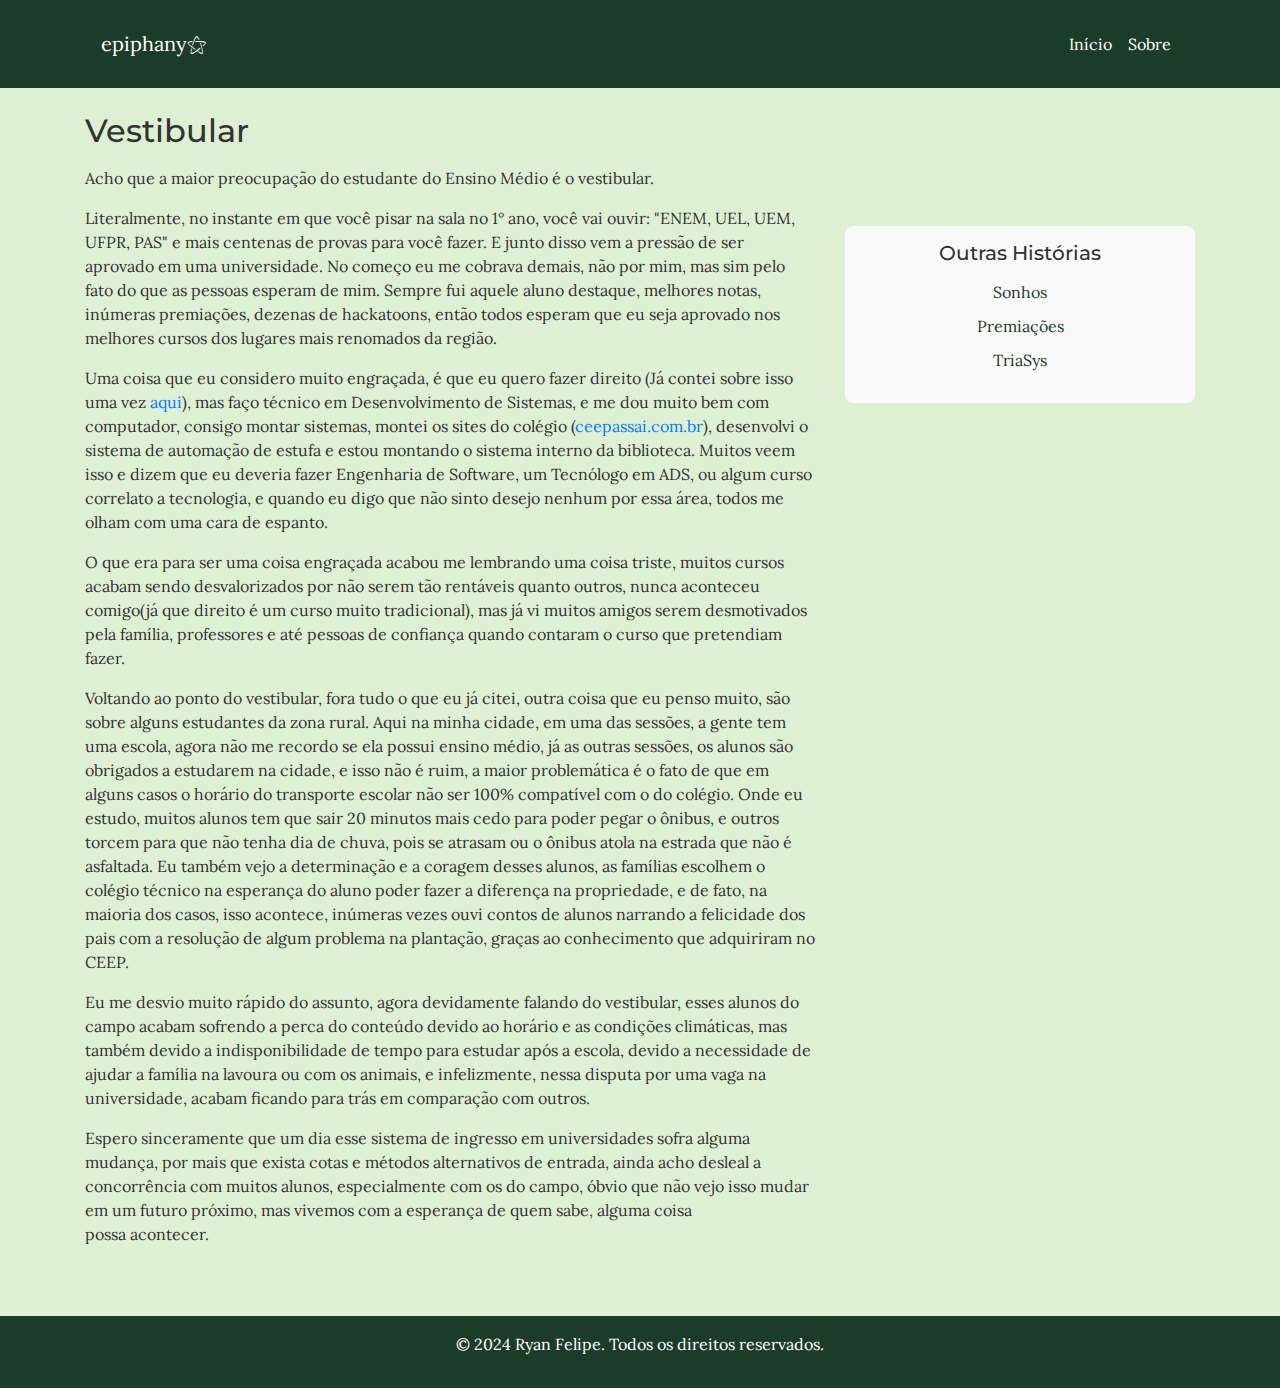
<file: html/vestibular.html>
<!DOCTYPE html>
<html lang="pt-br">

<head>
    <meta charset="UTF-8">
    <meta name="viewport" content="width=device-width, initial-scale=1.0">
    <title>epiphany</title>
    <link rel="shortcut icon" href="../img/favicon.ico" type="image/x-icon">
    <link rel="stylesheet" href="https://stackpath.bootstrapcdn.com/bootstrap/4.5.2/css/bootstrap.min.css">
    <link rel="stylesheet" href="../css/styles.css">
</head>

<body>
    <header class="bg-cabecalho p-3">
        <div class="container">
            <nav class="navbar navbar-expand-lg navbar-dark">
                <a class="navbar-brand text-white" href="../index.html">epiphany⚝</a>
                <button class="navbar-toggler" type="button" data-toggle="collapse" data-target="#menuPrincipal"
                    aria-controls="menuPrincipal" aria-expanded="false" aria-label="Toggle navigation">
                    <span class="navbar-toggler-icon"></span>
                </button>
                <div class="collapse navbar-collapse" id="menuPrincipal">
                    <ul class="navbar-nav ml-auto">
                        <li class="nav-item"><a class="nav-link text-white" href="../index.html">Início</a></li>
                        <li class="nav-item"><a class="nav-link text-white" href="sobre.html">Sobre</a></li>
                    </ul>
                </div>
            </nav>
        </div>
    </header>

    <main class="container mt-4">
        <article class="parte-principal">
            <h1 class="mb-3">Vestibular</h1>
            <div class="row">
                <div class="col-md-8">
                    <section class="textos">
                        <p>Acho que a maior preocupação do estudante do Ensino Médio é o vestibular.</p>
                        <p>Literalmente, no instante em que você pisar na sala no 1° ano, você vai ouvir: "ENEM, UEL,
                            UEM, UFPR, PAS" e mais centenas de provas para você fazer. E junto disso vem a pressão de
                            ser aprovado em uma universidade. No começo eu me cobrava demais, não por mim, mas sim pelo
                            fato do que as pessoas esperam de mim. Sempre fui aquele aluno destaque, melhores notas,
                            inúmeras premiações, dezenas de hackatoons, então todos esperam que eu seja aprovado nos
                            melhores cursos dos lugares mais renomados da região.</p>
                        <p>Uma coisa que eu considero muito engraçada, é que eu quero fazer direito (Já contei sobre
                            isso uma vez <a href="sonhos.html">aqui</a>), mas faço técnico em Desenvolvimento de
                            Sistemas, e me dou muito bem com computador, consigo montar sistemas, montei os sites do
                            colégio (<a href="https://www.ceepassai.com.br">ceepassai.com.br</a>), desenvolvi o sistema
                            de automação de estufa e estou montando o sistema interno da biblioteca. Muitos veem isso e
                            dizem que eu deveria fazer Engenharia de Software, um Tecnólogo em ADS, ou algum curso
                            correlato a tecnologia, e quando eu digo que não sinto desejo nenhum por essa área, todos me
                            olham com uma cara de espanto.</p>
                        <p>O que era para ser uma coisa engraçada acabou me lembrando uma coisa triste, muitos cursos
                            acabam sendo desvalorizados por não serem tão rentáveis quanto outros, nunca aconteceu
                            comigo(já que direito é um curso muito tradicional), mas já vi muitos amigos serem
                            desmotivados pela família, professores e até pessoas de confiança quando contaram o curso
                            que pretendiam fazer.</p>
                        <p>Voltando ao ponto do vestibular, fora tudo o que eu já citei, outra coisa que eu penso muito,
                            são sobre alguns estudantes da zona rural. Aqui na minha cidade, em uma das sessões, a gente
                            tem uma escola, agora não me recordo se ela possui ensino médio, já as outras sessões, os
                            alunos são obrigados a estudarem na cidade, e isso não é ruim, a maior problemática é o fato
                            de que em alguns casos o horário do transporte escolar não ser 100% compatível com o do
                            colégio. Onde eu estudo, muitos alunos tem que sair 20 minutos mais cedo para poder pegar o
                            ônibus, e outros torcem para que não tenha dia de chuva, pois se atrasam ou o ônibus atola
                            na estrada que não é asfaltada. Eu também vejo a determinação e a coragem desses alunos, as
                            famílias escolhem o colégio técnico na esperança do aluno poder fazer a diferença na
                            propriedade, e de fato, na maioria dos casos, isso acontece, inúmeras vezes ouvi contos de
                            alunos narrando a felicidade dos pais com a resolução de algum problema na plantação, graças
                            ao conhecimento que adquiriram no CEEP.</p>
                        <p>Eu me desvio muito rápido do assunto, agora devidamente falando do vestibular, esses alunos
                            do campo acabam sofrendo a perca do conteúdo devido ao horário e as condições climáticas,
                            mas também devido a indisponibilidade de tempo para estudar após a escola, devido a
                            necessidade de ajudar a família na lavoura ou com os animais, e infelizmente, nessa disputa
                            por uma vaga na universidade, acabam ficando para trás em comparação com outros.</p>
                        <p>Espero sinceramente que um dia esse sistema de ingresso em universidades sofra alguma
                            mudança, por mais que exista cotas e métodos alternativos de entrada, ainda acho desleal a
                            concorrência com muitos alunos, especialmente com os do campo, óbvio que não vejo isso mudar
                            em um futuro próximo, mas vivemos com a esperança de quem sabe, alguma coisa
                            possa acontecer.</p>
                    </section>
                </div>
                <div class="col-md-4">
                    <div class="sidebar">
                        <h3>Outras Histórias</h3>
                        <ul class="list-unstyled">
                            <li><a href="sonhos.html">Sonhos</a></li>
                            <li><a href="premiacoes.html">Premiações</a></li>
                            <li><a href="estufa.html">TriaSys</a></li>
                        </ul>
                    </div>
                </div>
            </div>
        </article>
    </main>

    <footer class="bg-cabecalho text-white text-center p-3 mt-4">
        <p>&copy; 2024 Ryan Felipe. Todos os direitos reservados.</p>
    </footer>

    <!-- LINK DOS SCRIPTS PARA UTILZAR EFEITOS DO BOOTSTRAP E DO JQUERY -->
    <script src="https://code.jquery.com/jquery-3.5.1.slim.min.js"></script>
    <script src="https://cdn.jsdelivr.net/npm/bootstrap@4.5.2/dist/js/bootstrap.bundle.min.js"></script>
</body>

</html>
</file>
<file: css/styles.css>
@import url('https://fonts.googleapis.com/css2?family=Montserrat:wght@400;700&family=Lora:wght@400;700&display=swap');

:root {
    --cor-primaria: #1c3c2a;
    --cor-secundaria: #ffffff;
    --cor-texto: #333333;
    --cor-cabecalho: #1c3c2a;
}

/* GERAIS */

html,
body {
    height: 100%;
    margin: 0;
}


body {
    display: flex;
    flex-direction: column;
    font-family: 'Lora', serif;
    color: var(--cor-texto);
    background-color: #def0d3;
}

main {
    flex: 1;
}

footer {
    background-color: var(--cor-cabecalho);
    color: var(--cor-secundaria);
    text-align: center;
    padding: 10px 0;
}

/* ESTILOS PÁGINA INICIAL */

.bg-cabecalho {
    background-color: var(--cor-cabecalho);
}

h1,
h2,
h3,
h4 {
    margin: 0;
    font-family: 'Montserrat', sans-serif;
}

.btn-leia-mais {
    background-color: var(--cor-primaria);
    color: var(--cor-secundaria);
    border: none;
    transition: background-color 0.3s;
}

.btn-leia-mais:hover {
    background-color: #0d2015;
    color: #fff;
}

.publi-card {
    margin-bottom: 20px;
}

.publi-card .card-img-top {
    height: 200px;
    object-fit: cover;
}

button a {
    color: #fff;
    text-decoration: none;
}

button a:hover {
    color: #fff;
    text-decoration: none;
}

/* ESTILOS DEDICADOS AS PÁGINAS DE NOTÍCIA */

.parte-principal {
    margin-bottom: 30px;
}

.parte-principal h1 {
    font-size: 2rem;
    color: var(--cor-texto);
}

.parte-principal img {
    max-width: 100%;
    height: auto;
    border-radius: 8px;
}

.sidebar {
    background-color: #f9f9f9;
    padding: 15px;
    border-radius: 8px;
    margin-top: 17%;
}

.sidebar h3 {
    font-size: 1.25rem;
    margin-bottom: 15px;
    text-align: center;
}

.sidebar ul {
    padding-left: 0;
}

.sidebar ul li {
    margin-bottom: 10px;
    text-align: center;
}

.sidebar ul li a {
    color: var(--cor-primaria);
    text-decoration: none;
}

.sidebar ul li a:hover {
    text-decoration: underline;
}

.fundo-diferente {
    color: #f9f9f9;
    background-color: #478663;
    max-width: 400px;
    width: 100%;
    margin: 0 auto;
    margin-bottom: 1%;
    padding: 15px;
    border-radius: 8px;
}

/* ESTILOS DEDICADOS A PÁGINA SOBRE */

.sobre-mim {
    margin-bottom: 30px;
}

.sobre-mim h1 {
    font-size: 2.5rem;
    color: var(--cor-texto);
    margin-bottom: 20px;
}

.sobre-mim h2 {
    font-size: 1.75rem;
    color: var(--cor-texto);
    margin-top: 20px;
    margin-bottom: 10px;
}

.sobre-mim p {
    font-size: 1rem;
    line-height: 1.6;
    color: var(--cor-texto);
}

.sobre-mim img {
    max-width: 100%;
    height: auto;
    border-radius: 50%;
    border: 3px solid var(--cor-primaria);
}
</file>
